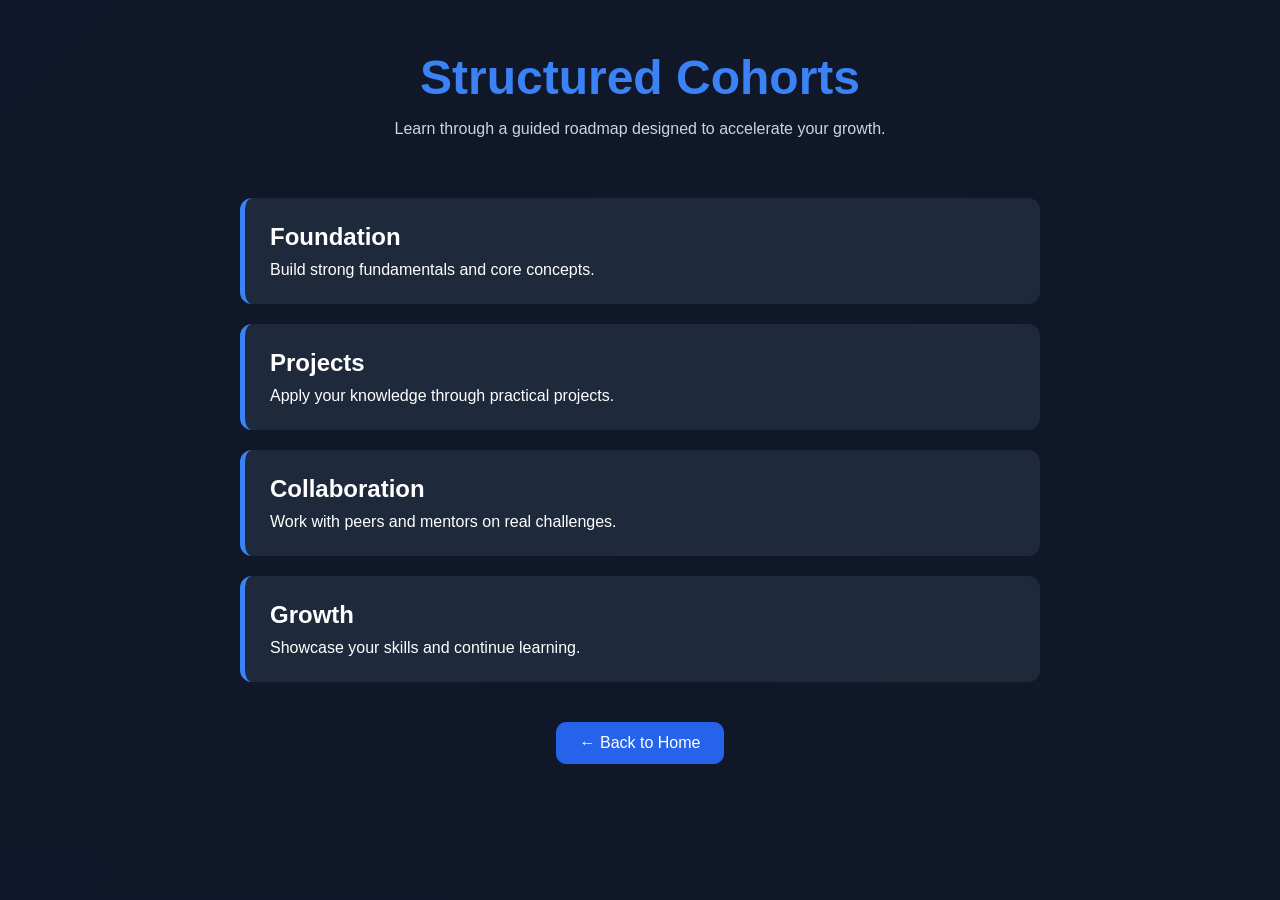
<file: cohort.html>
<!DOCTYPE html>
<html lang="en">
<head>
<meta charset="UTF-8">
<meta name="viewport" content="width=device-width, initial-scale=1.0">
<title>Cohorts | LUMORA</title>
<link rel="stylesheet" href="cohort.css">
</head>
<body>

<section class="hero">
    <h1>Structured Cohorts</h1>
    <p>Learn through a guided roadmap designed to accelerate your growth.</p>
</section>

<div class="timeline">

    <div class="step">
        <h2>Foundation</h2>
        <p>Build strong fundamentals and core concepts.</p>
    </div>

    <div class="step">
        <h2>Projects</h2>
        <p>Apply your knowledge through practical projects.</p>
    </div>

    <div class="step">
        <h2>Collaboration</h2>
        <p>Work with peers and mentors on real challenges.</p>
    </div>

    <div class="step">
        <h2>Growth</h2>
        <p>Showcase your skills and continue learning.</p>
    </div>
    <a href="index.html" class="back-btn">← Back to Home</a>

</div>

</body>
</html>
</file>
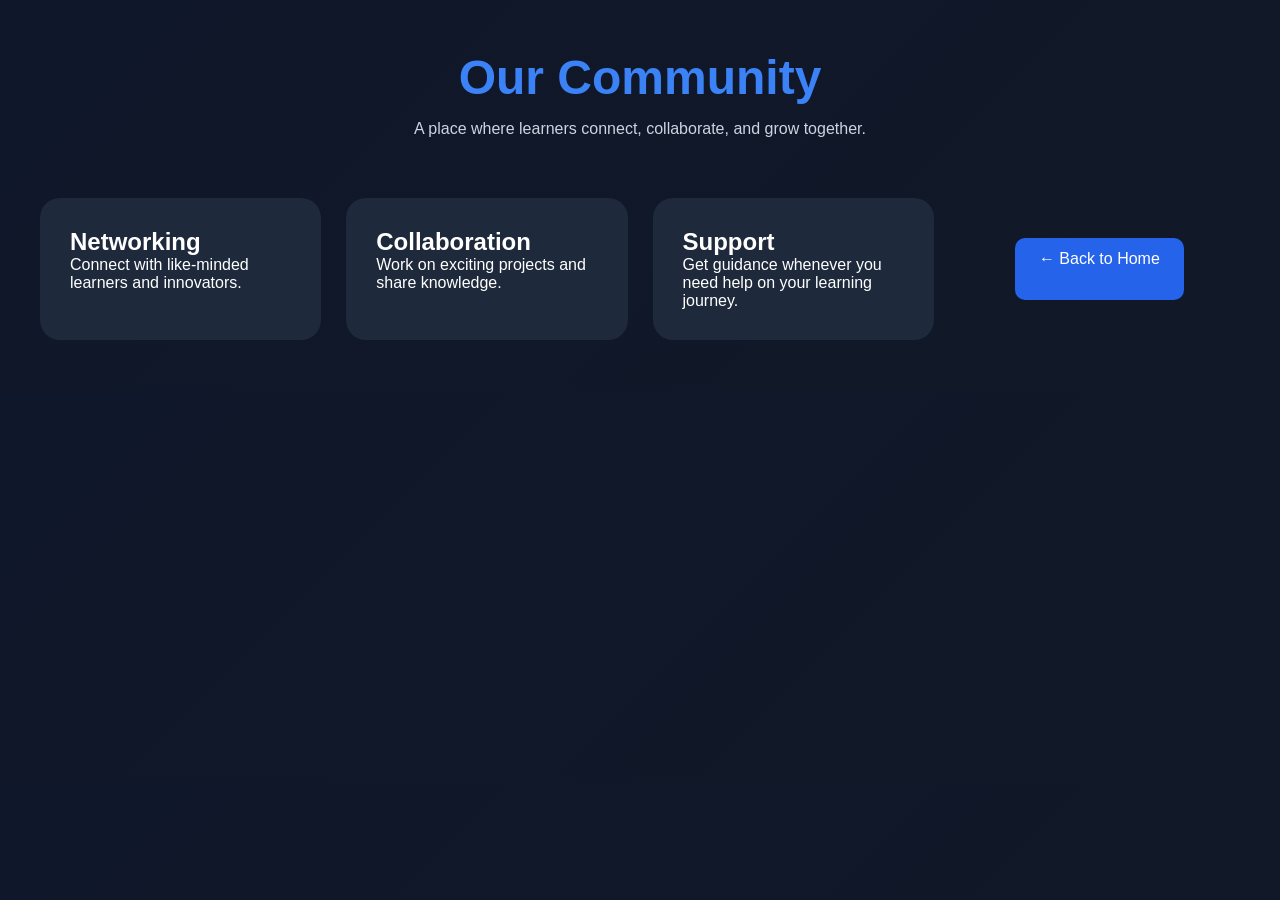
<file: community.html>
<!DOCTYPE html>
<html lang="en">
<head>
<meta charset="UTF-8">
<meta name="viewport" content="width=device-width, initial-scale=1.0">
<title>Community | LUMORA</title>
<link rel="stylesheet" href="community.css">
</head>
<body>

<section class="hero">
    <h1>Our Community</h1>
    <p>A place where learners connect, collaborate, and grow together.</p>
</section>

<div class="community-grid">

    <div class="community-card">
        <h2>Networking</h2>
        <p>Connect with like-minded learners and innovators.</p>
    </div>

    <div class="community-card">
        <h2>Collaboration</h2>
        <p>Work on exciting projects and share knowledge.</p>
    </div>

    <div class="community-card">
        <h2>Support</h2>
        <p>Get guidance whenever you need help on your learning journey.</p>
    </div>
    <a href="index.html" class="back-btn">← Back to Home</a>

</div>

</body>
</html>
</file>
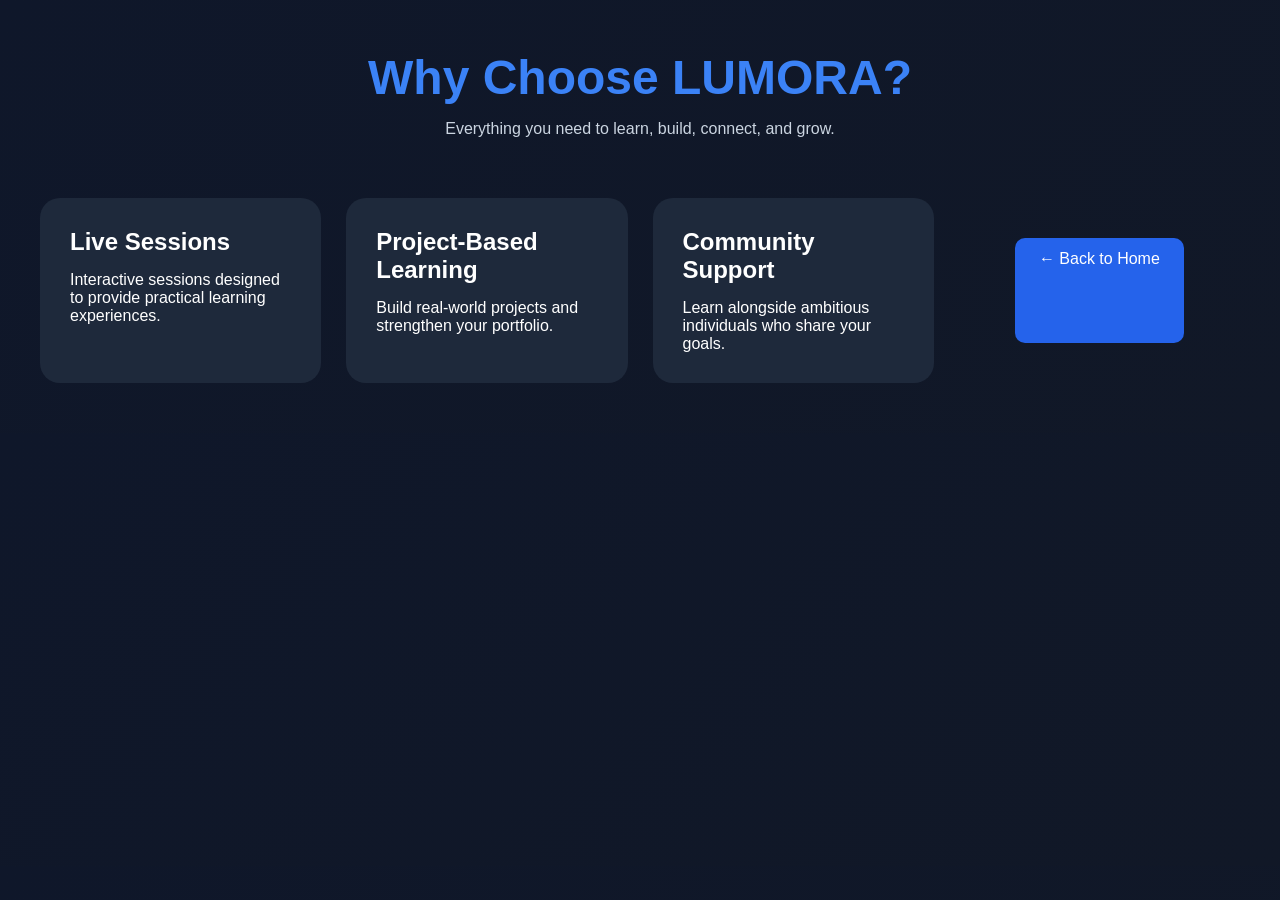
<file: features.html>
<!DOCTYPE html>
<html lang="en">
<head>
<meta charset="UTF-8">
<meta name="viewport" content="width=device-width, initial-scale=1.0">
<title>Features | LUMORA</title>
<link rel="stylesheet" href="features.css">
</head>
<body>

<section class="hero">
    <h1>Why Choose LUMORA?</h1>
    <p>Everything you need to learn, build, connect, and grow.</p>
</section>

<div class="cards">

    <div class="card">
        <h2>Live Sessions</h2>
        <p>Interactive sessions designed to provide practical learning experiences.</p>
    </div>

    <div class="card">
        <h2>Project-Based Learning</h2>
        <p>Build real-world projects and strengthen your portfolio.</p>
    </div>

    <div class="card">
        <h2>Community Support</h2>
        <p>Learn alongside ambitious individuals who share your goals.</p>
    </div>
    <a href="index.html" class="back-btn">← Back to Home</a>

</div>

</body>
</html>
</file>
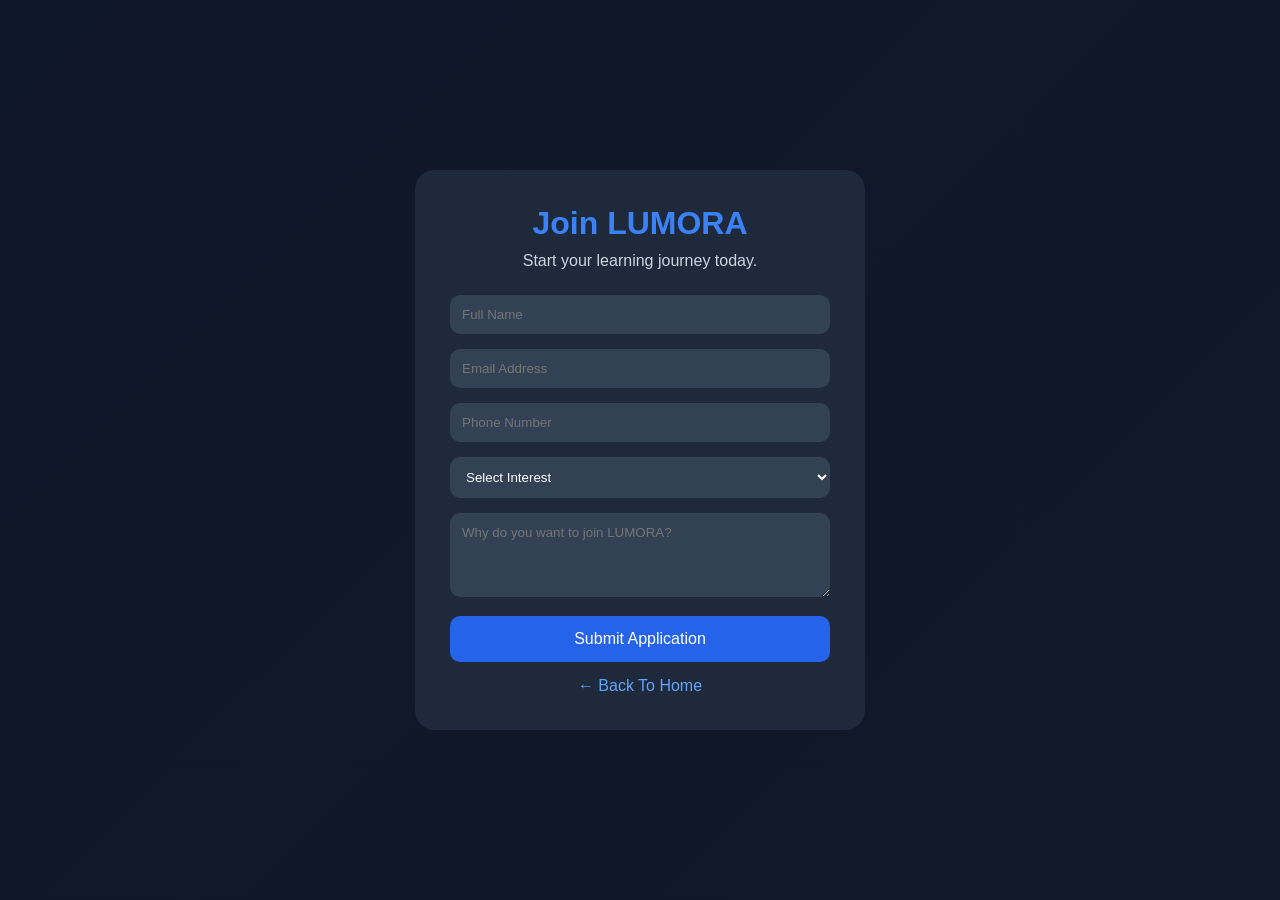
<file: form.html>
<!DOCTYPE html>
<html lang="en">
<head>
<meta charset="UTF-8">
<meta name="viewport" content="width=device-width, initial-scale=1.0">
<title>Join LUMORA</title>

<style>
*{
margin:0;
padding:0;
box-sizing:border-box;
font-family:'Segoe UI',sans-serif;
}

body{
background:linear-gradient(135deg,#0f172a,#111827);
display:flex;
justify-content:center;
align-items:center;
min-height:100vh;
padding:20px;
}

.form-box{
background:#1e293b;
padding:35px;
border-radius:20px;
width:100%;
max-width:450px;
color:white;
}

.form-box h1{
text-align:center;
margin-bottom:10px;
color:#3b82f6;
}

.form-box p{
text-align:center;
margin-bottom:25px;
color:#cbd5e1;
}

input,
select,
textarea{
width:100%;
padding:12px;
margin-bottom:15px;
border:none;
border-radius:10px;
background:#334155;
color:white;
}

button{
width:100%;
padding:14px;
border:none;
border-radius:10px;
background:#2563eb;
color:white;
font-size:16px;
cursor:pointer;
}

button:hover{
opacity:0.9;
}

.back-btn{
display:block;
text-align:center;
margin-top:15px;
color:#60a5fa;
text-decoration:none;
}
</style>
</head>

<body>

<div class="form-box">

<h1>Join LUMORA</h1>

<p>Start your learning journey today.</p>

<form id="joinForm">

<input type="text" id="name" placeholder="Full Name" required>

<input type="email" id="email" placeholder="Email Address" required>

<input type="tel" id="phone" placeholder="Phone Number" required>

<select id="interest" required>
<option value="">Select Interest</option>
<option>Web Development</option>
<option>Programming</option>
<option>UI/UX Design</option>
<option>AI & Machine Learning</option>
<option>Data Science</option>
</select>

<textarea id="message" rows="4" placeholder="Why do you want to join LUMORA?"></textarea>

<button type="submit">Submit Application</button>

</form>

<a href="index.html" class="back-btn">← Back To Home</a>

</div>

<script>
document.getElementById("joinForm").addEventListener("submit", async (e) => {

e.preventDefault();

const data = {
name: document.getElementById("name").value,
email: document.getElementById("email").value,
phone: document.getElementById("phone").value,
interest: document.getElementById("interest").value,
message: document.getElementById("message").value
};

const response = await fetch("http://localhost:5000/submit", {
method: "POST",
headers: {
"Content-Type": "application/json"
},
body: JSON.stringify(data)
});

const result = await response.json();

alert(result.message);

document.getElementById("joinForm").reset();

});
</script>

</body>
</html>
</file>
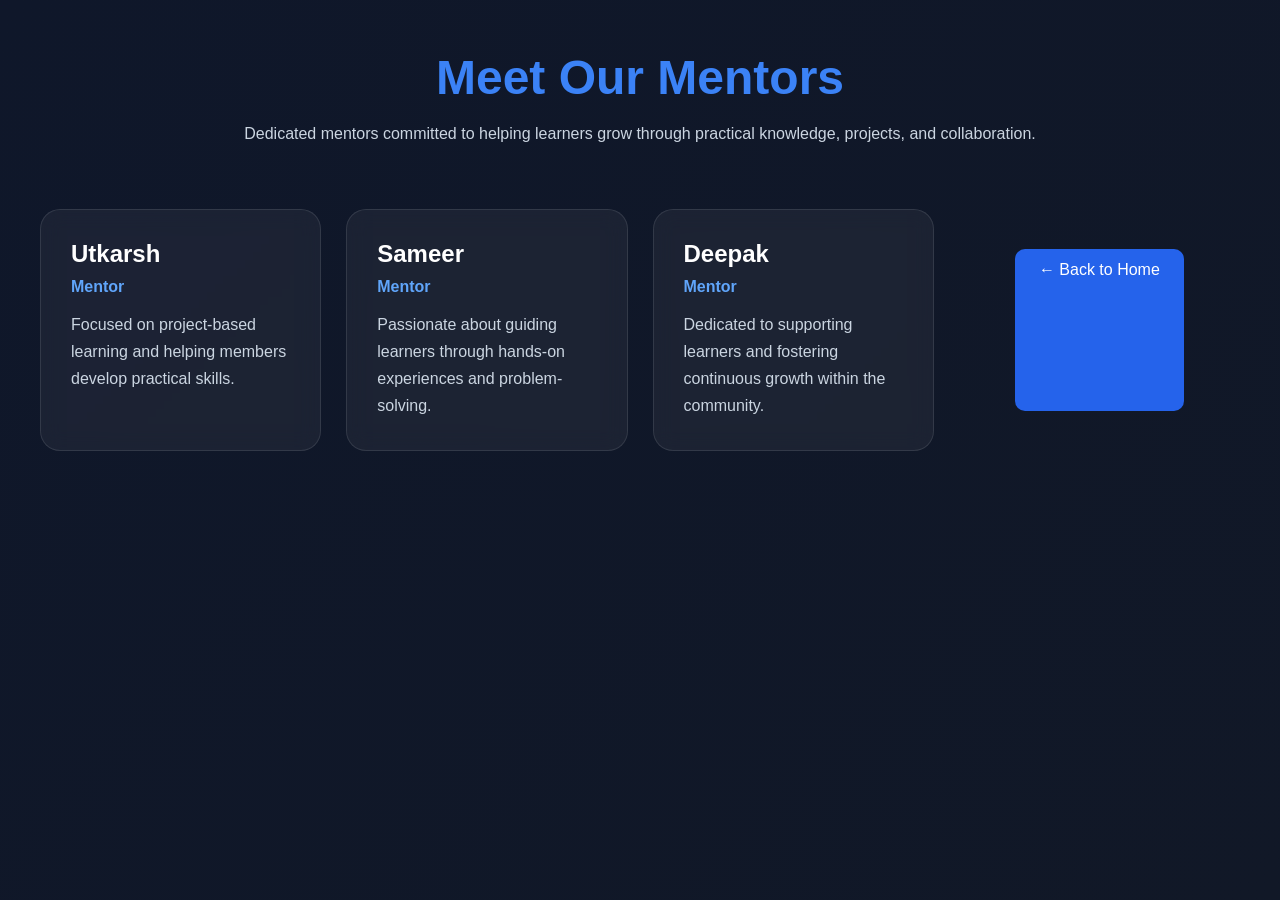
<file: mentors.html>
<!DOCTYPE html>
<html lang="en">
<head>
<meta charset="UTF-8">
<meta name="viewport" content="width=device-width, initial-scale=1.0">
<title>Mentors | LUMORA</title>
<link rel="stylesheet" href="mentors.css">
</head>
<body>

<section class="hero">
    <h1>Meet Our Mentors</h1>
    <p>Dedicated mentors committed to helping learners grow through practical knowledge, projects, and collaboration.</p>
</section>

<div class="mentor-grid">

    <div class="mentor-card">
        <h2>Utkarsh</h2>
        <span>Mentor</span>
        <p>Focused on project-based learning and helping members develop practical skills.</p>
    </div>

    <div class="mentor-card">
        <h2>Sameer</h2>
        <span>Mentor</span>
        <p>Passionate about guiding learners through hands-on experiences and problem-solving.</p>
    </div>

    <div class="mentor-card">
        <h2>Deepak</h2>
        <span>Mentor</span>
        <p>Dedicated to supporting learners and fostering continuous growth within the community.</p>
    </div>
    <a href="index.html" class="back-btn">← Back to Home</a>

</div>

</body>
</html>
</file>
<file: cohort.css>
*{
margin:0;
padding:0;
box-sizing:border-box;
font-family:'Segoe UI',sans-serif;
}

body{
background:linear-gradient(135deg,#0f172a,#111827);
color:white;
padding:50px 20px;
}

.hero{
text-align:center;
margin-bottom:60px;
}

.hero h1{
font-size:3rem;
color:#3b82f6;
margin-bottom:15px;
}

.hero p{
color:#cbd5e1;
}

.timeline{
max-width:800px;
margin:auto;
}

.step{
background:#1e293b;
padding:25px;
border-left:5px solid #3b82f6;
margin-bottom:20px;
border-radius:12px;
transition:.3s;
}

.step:hover{
transform:translateX(8px);
}

.step h2{
margin-bottom:10px;
}
.step:hover{
transform:translateX(8px);
}

.back-btn{
display:block;
width:max-content;
margin:40px auto;
text-decoration:none;
background:#2563eb;
color:white;
padding:12px 24px;
border-radius:10px;
}
</file>
<file: community.css>
*{
margin:0;
padding:0;
box-sizing:border-box;
font-family:'Segoe UI',sans-serif;
}

body{
background:linear-gradient(135deg,#0f172a,#111827);
color:white;
padding:50px 20px;
}

.hero{
text-align:center;
margin-bottom:60px;
}

.hero h1{
font-size:3rem;
color:#3b82f6;
margin-bottom:15px;
}

.hero p{
color:#cbd5e1;
}

.community-grid{
display:grid;
grid-template-columns:repeat(auto-fit,minmax(280px,1fr));
gap:25px;
max-width:1200px;
margin:auto;
}

.community-card{
background:#1e293b;
padding:30px;
border-radius:20px;
transition:.3s;
}

.community-card:hover{
transform:translateY(-8px);
}
.step:hover{
transform:translateX(8px);
}

.back-btn{
display:block;
width:max-content;
margin:40px auto;
text-decoration:none;
background:#2563eb;
color:white;
padding:12px 24px;
border-radius:10px;
}
</file>
<file: features.css>
*{
margin:0;
padding:0;
box-sizing:border-box;
font-family:'Segoe UI',sans-serif;
}

body{
background:linear-gradient(135deg,#0f172a,#111827);
color:white;
padding:50px 20px;
}

.hero{
text-align:center;
margin-bottom:60px;
}

.hero h1{
font-size:3rem;
color:#3b82f6;
margin-bottom:15px;
}

.hero p{
color:#cbd5e1;
}

.cards{
display:grid;
grid-template-columns:repeat(auto-fit,minmax(280px,1fr));
gap:25px;
max-width:1200px;
margin:auto;
}

.card{
background:#1e293b;
padding:30px;
border-radius:20px;
transition:.3s;
}

.card:hover{
transform:translateY(-8px);
}

.card h2{
margin-bottom:15px;
}
.step:hover{
transform:translateX(8px);
}

.back-btn{
display:block;
width:max-content;
margin:40px auto;
text-decoration:none;
background:#2563eb;
color:white;
padding:12px 24px;
border-radius:10px;
}
</file>
<file: mentors.css>
*{
margin:0;
padding:0;
box-sizing:border-box;
font-family:'Segoe UI',sans-serif;
}

body{
background:linear-gradient(135deg,#0f172a,#111827);
color:white;
min-height:100vh;
padding:50px 20px;
}

.hero{
text-align:center;
max-width:800px;
margin:auto;
margin-bottom:60px;
}

.hero h1{
font-size:3rem;
color:#3b82f6;
margin-bottom:15px;
}

.hero p{
color:#cbd5e1;
line-height:1.8;
}

.mentor-grid{
display:grid;
grid-template-columns:repeat(auto-fit,minmax(280px,1fr));
gap:25px;
max-width:1200px;
margin:auto;
}

.mentor-card{
background:rgba(255,255,255,0.05);
backdrop-filter:blur(10px);
padding:30px;
border-radius:20px;
border:1px solid rgba(255,255,255,0.1);
transition:0.3s;
}

.mentor-card:hover{
transform:translateY(-10px);
}

.mentor-card h2{
margin-bottom:10px;
}

.mentor-card span{
color:#60a5fa;
font-weight:bold;
}

.mentor-card p{
margin-top:15px;
color:#cbd5e1;
line-height:1.7;
}
.step:hover{
transform:translateX(8px);
}

.back-btn{
display:block;
width:max-content;
margin:40px auto;
text-decoration:none;
background:#2563eb;
color:white;
padding:12px 24px;
border-radius:10px;
}
</file>
